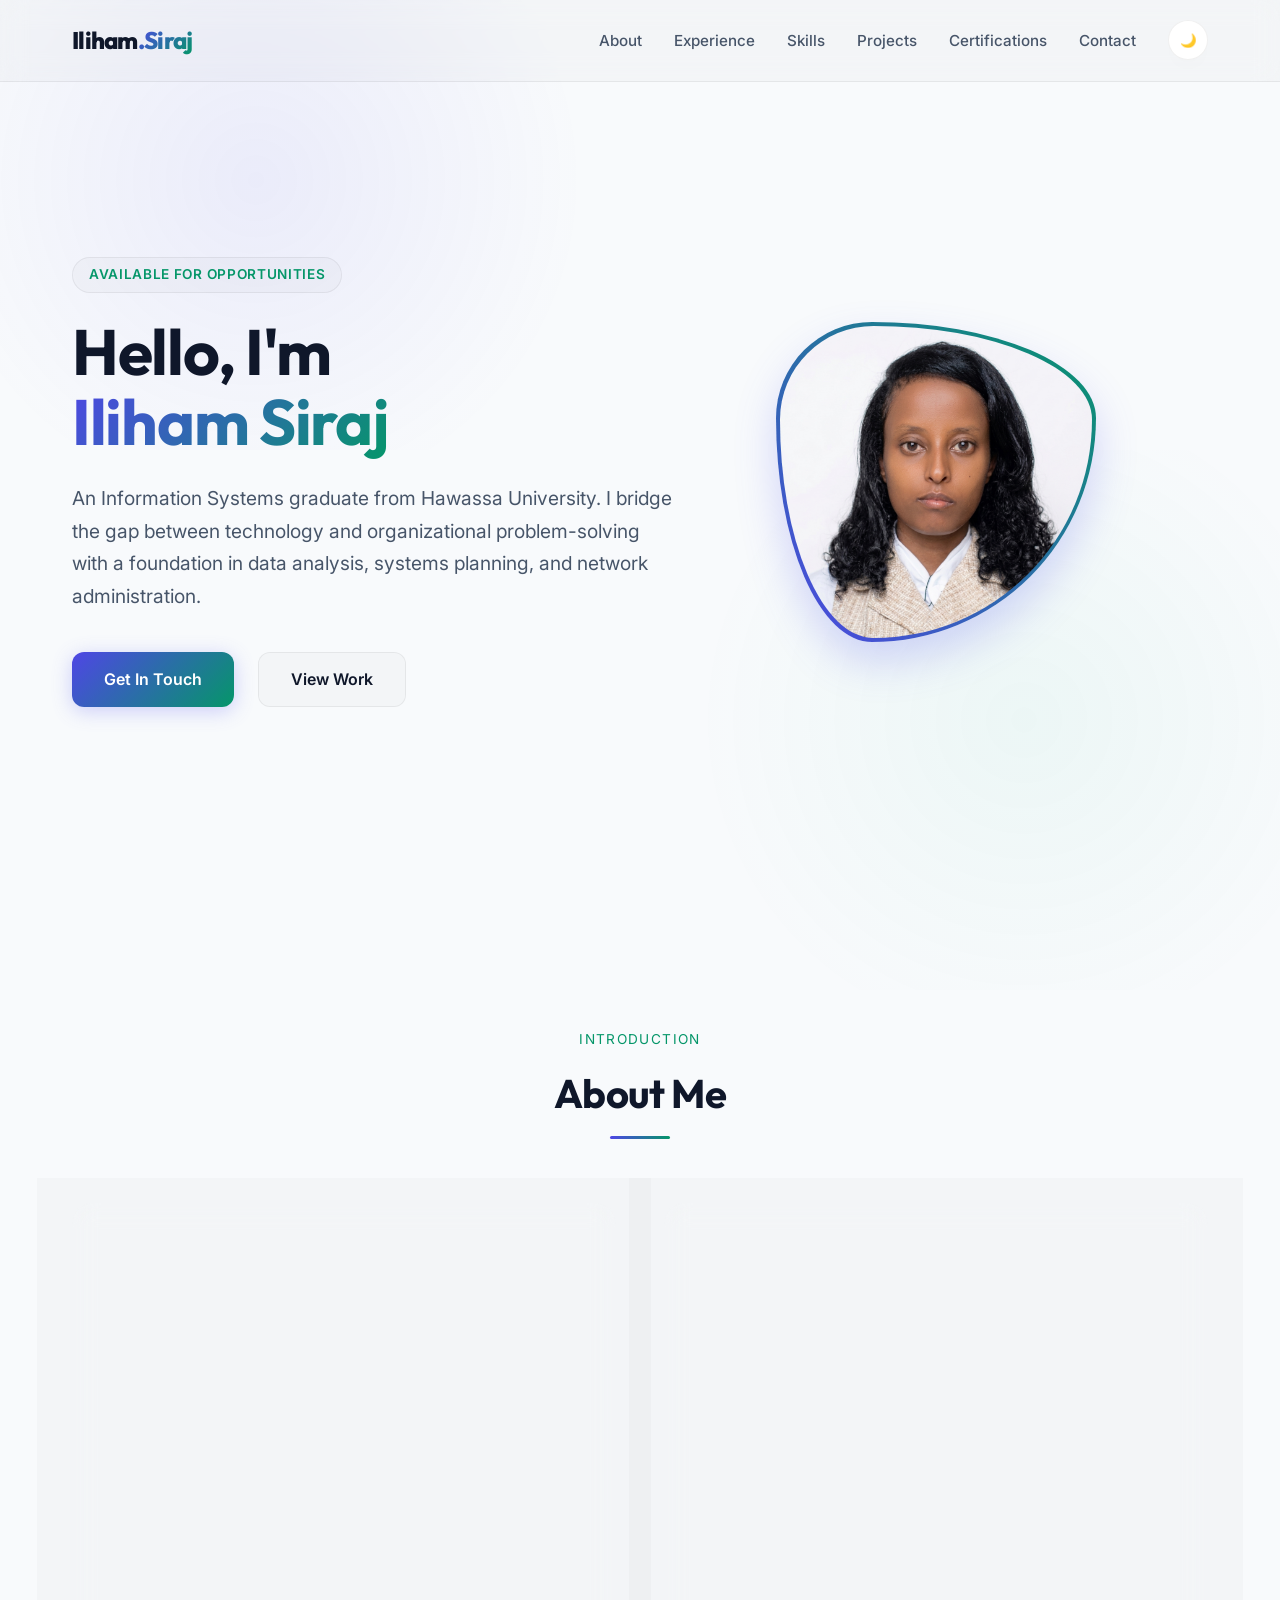
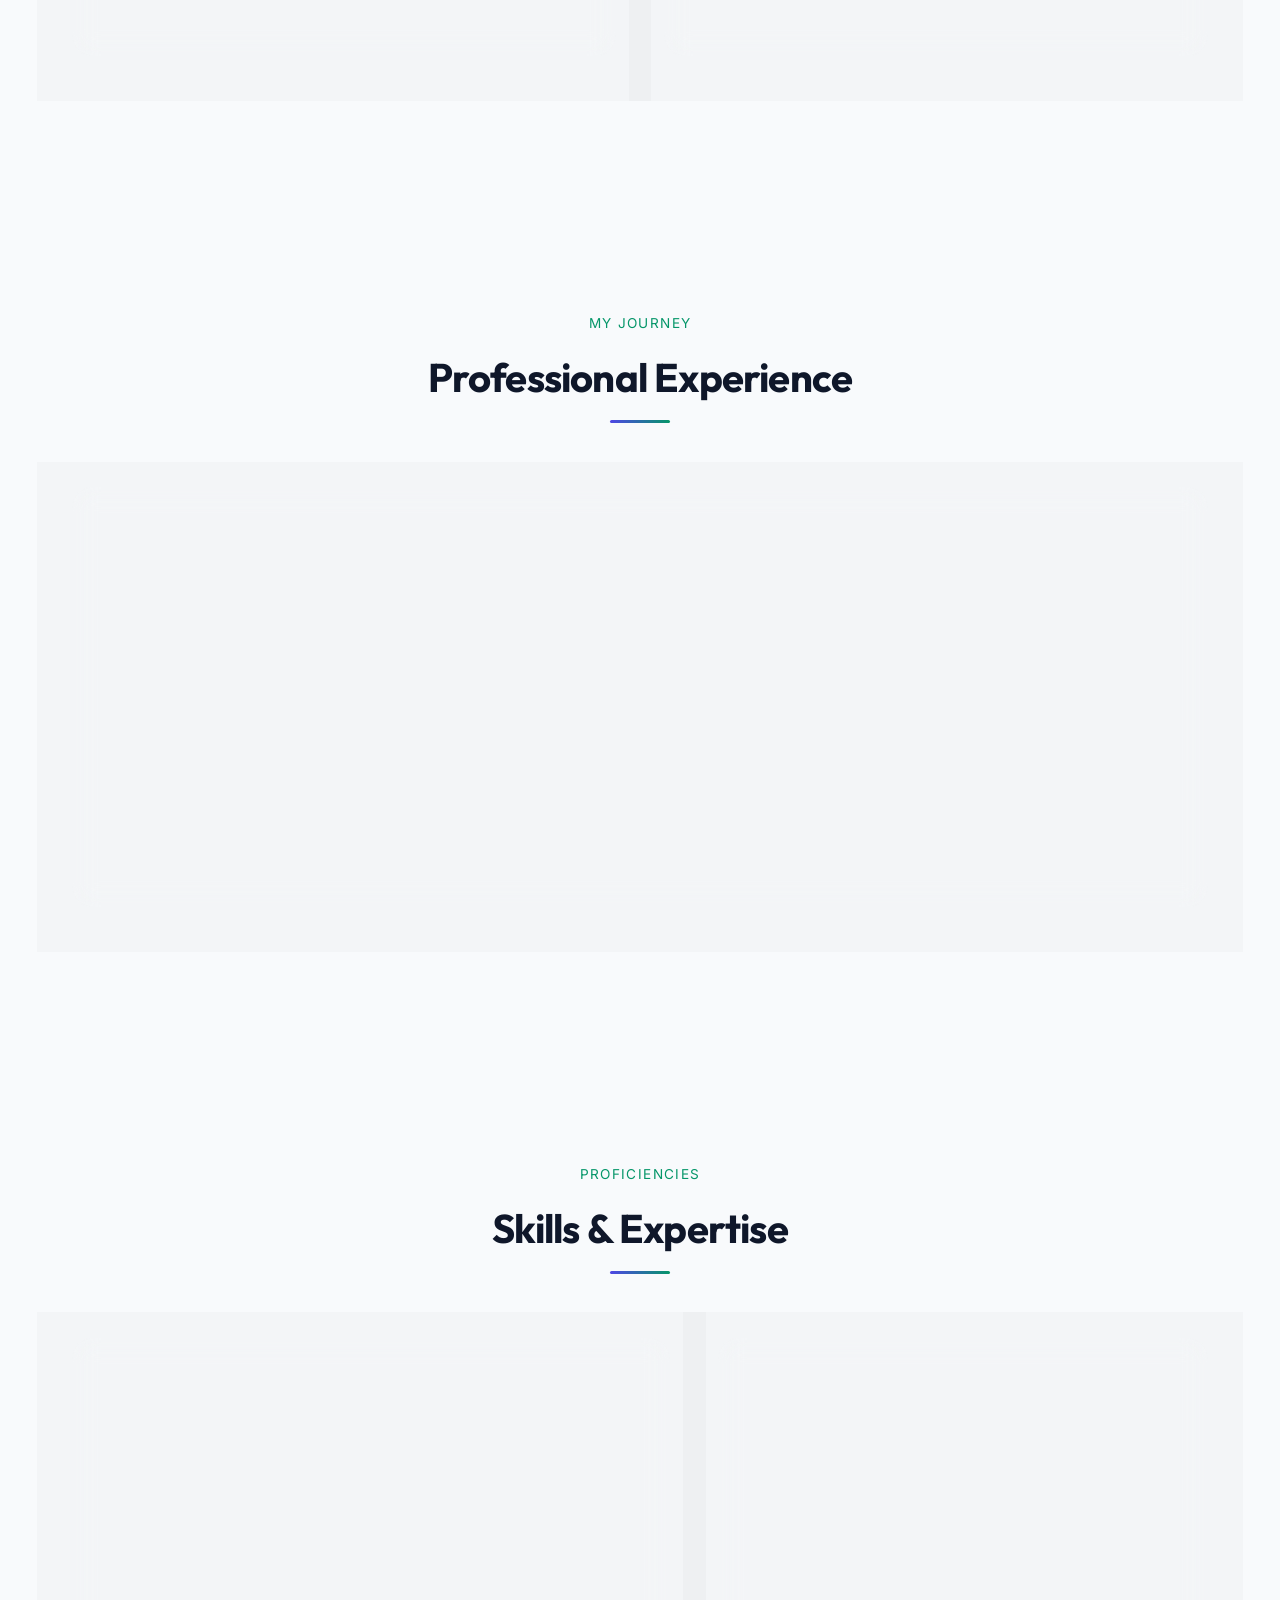
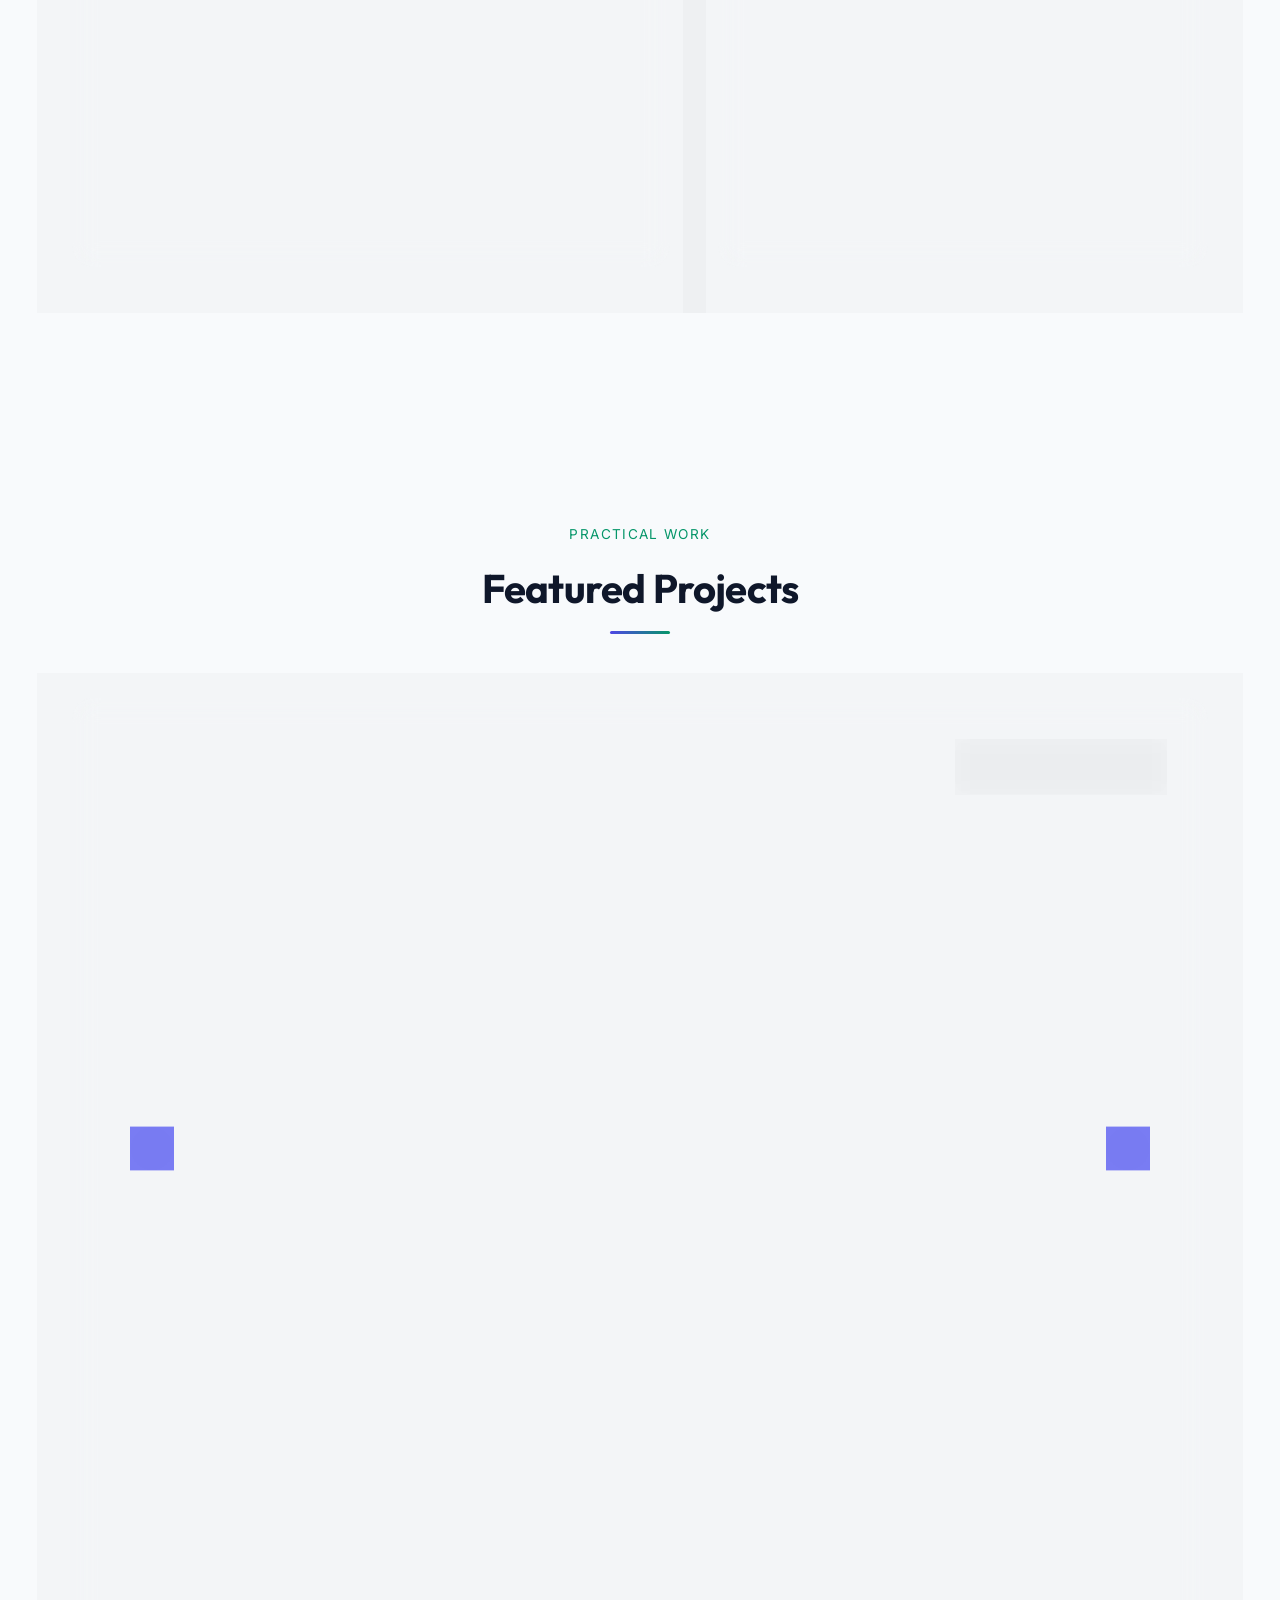
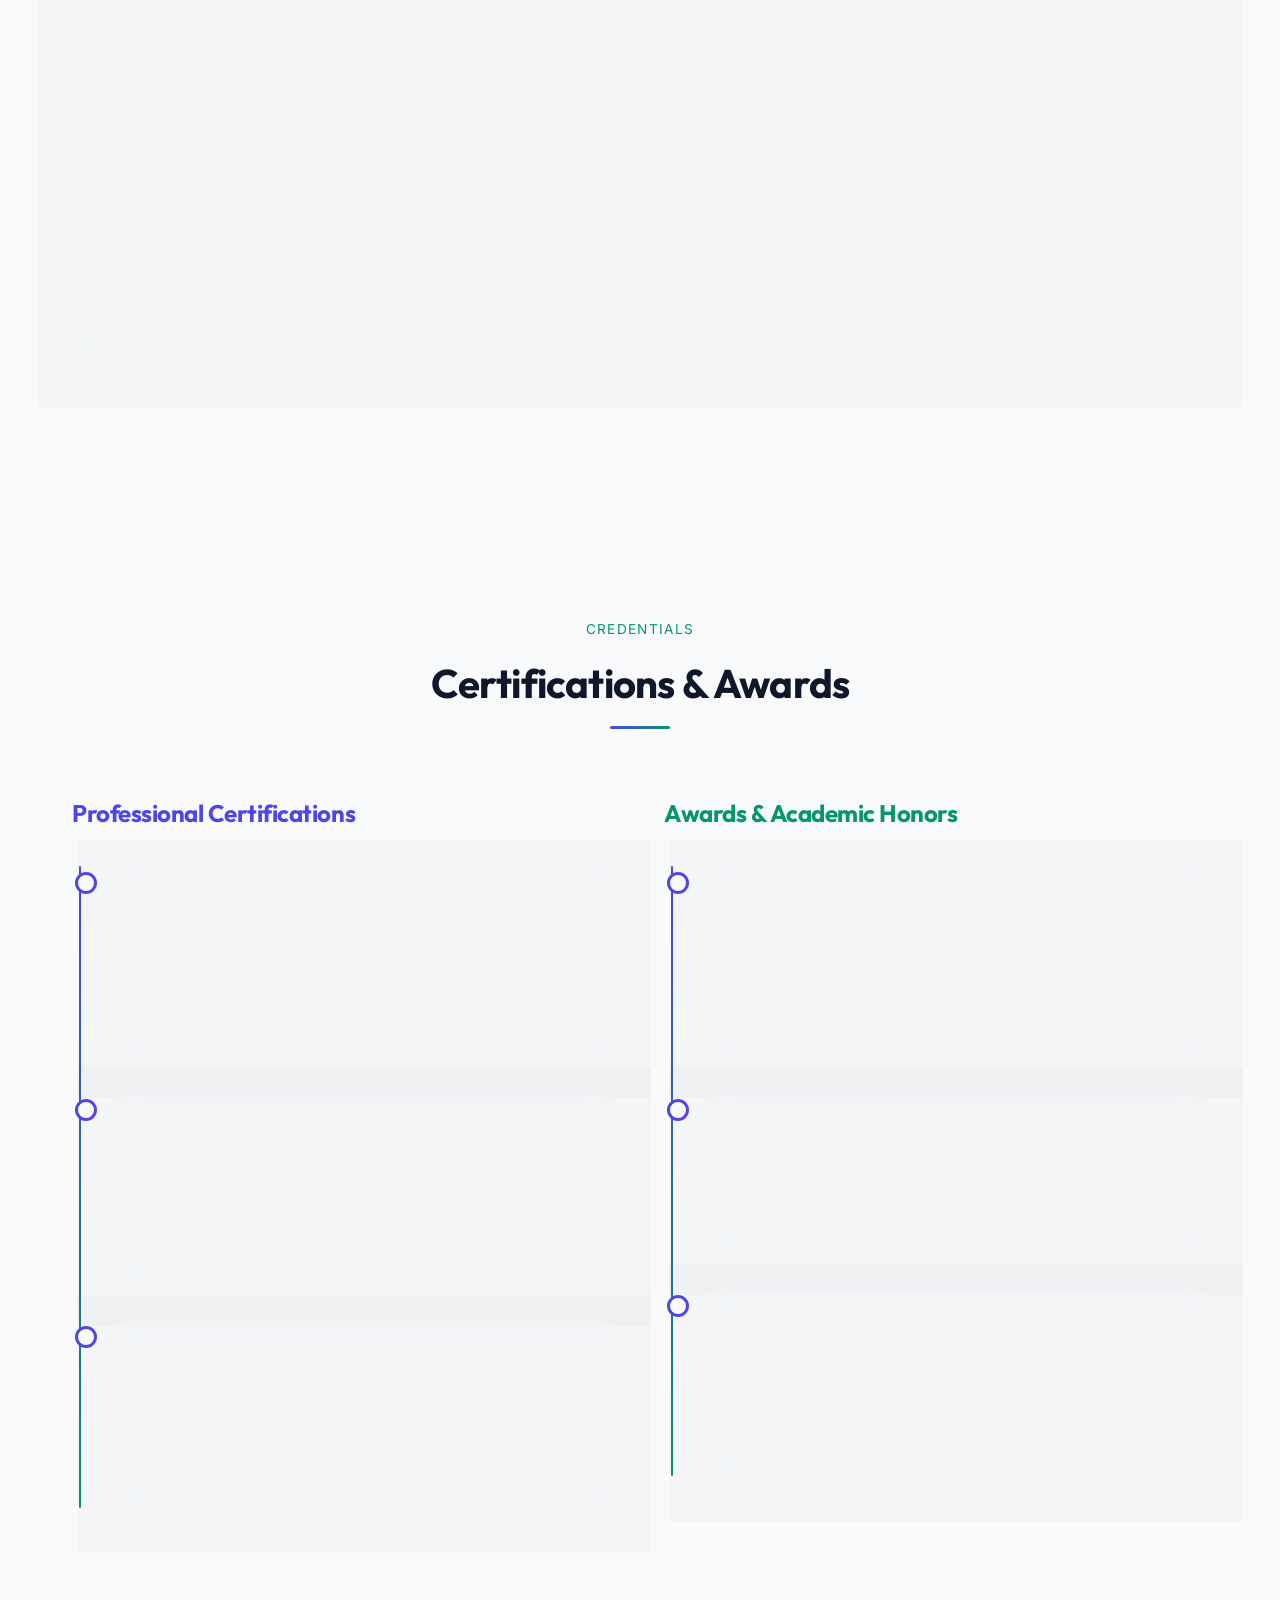
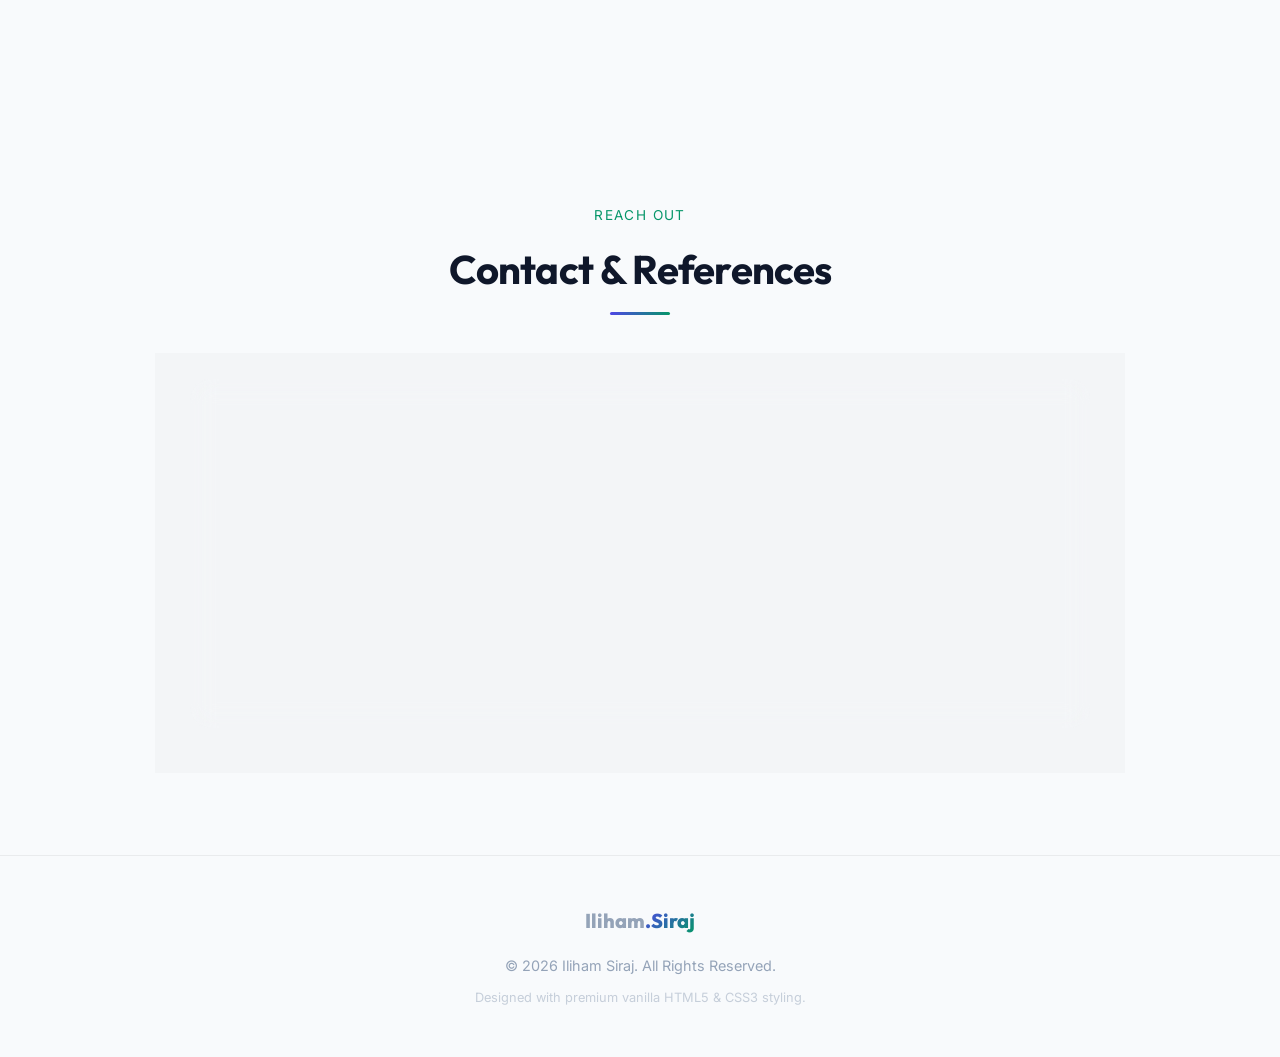
<file: index.html>
<!DOCTYPE html>
<html lang="en">
<head>
    <meta charset="UTF-8">
    <meta name="viewport" content="width=device-width, initial-scale=1.0">
    
    <!-- SEO Optimization -->
    <title>Iliham Siraj | BSc Information Systems Portfolio</title>
    <meta name="description" content="Professional portfolio of Ms. Iliham Siraj, Information Systems Graduate from Hawassa University. Showcasing expertise in Data Analysis, Network Configuration, and IT Project Management.">
    <meta name="keywords" content="Iliham Siraj, Information Systems, Hawassa University, Data Analysis, Network Engineer, Project Manager, Ethiopia">
    <meta name="author" content="Iliham Siraj">
    
    <!-- Open Graph Metadata (a11y & SEO Sharing) -->
    <meta property="og:title" content="Iliham Siraj | BSc Information Systems Portfolio">
    <meta property="og:description" content="Explore my portfolio showcasing data analysis, network architecture, project leadership, and certifications.">
    <meta property="og:type" content="website">
    <meta property="og:url" content="https://ilihamsiraj.github.io">
    <meta property="og:image" content="assets/profile.png">
    
    <!-- Premium Fonts -->
    <link rel="preconnect" href="https://fonts.googleapis.com">
    <link rel="preconnect" href="https://fonts.gstatic.com" crossorigin>
    <link href="https://fonts.googleapis.com/css2?family=Inter:wght@400;500;600&family=Outfit:wght@500;700;800&display=swap" rel="stylesheet">
    
    <!-- CSS Stylesheet -->
    <link rel="stylesheet" href="style.css">
</head>
<body>

    <!-- Subtle Background Glows -->
    <div class="bg-glow"></div>
    <div class="bg-glow-alt"></div>

    <!-- Navigation Header -->
    <header>
        <div class="nav-container">
            <a href="#" class="logo">Iliham<span class="gradient-text">.Siraj</span></a>
            <ul class="nav-links" id="nav-links">
                <li><a href="#about" class="active">About</a></li>
                <li><a href="#experience">Experience</a></li>
                <li><a href="#skills">Skills</a></li>
                <li><a href="#projects">Projects</a></li>
                <li><a href="#certifications">Certifications</a></li>
                <li><a href="#contact">Contact</a></li>
                <li>
                    <button class="theme-toggle-btn" id="theme-toggle" aria-label="Toggle Dark/Light Mode">☀️</button>
                </li>
            </ul>
            <button class="menu-btn" id="menu-btn" aria-label="Toggle Menu">☰</button>
        </div>
    </header>

    <!-- Hero Section -->
    <section class="hero" id="home">
        <div class="hero-grid">
            <div class="hero-content">
                <span class="hero-tag">Available for Opportunities</span>
                <h1>Hello, I'm <br><span class="gradient-text">Iliham Siraj</span></h1>
                <p class="hero-description">
                    An Information Systems graduate from Hawassa University. I bridge the gap between technology and organizational problem-solving with a foundation in data analysis, systems planning, and network administration.
                </p>
                <div class="hero-cta">
                    <a href="#contact" class="btn btn-primary">Get In Touch</a>
                    <a href="#experience" class="btn btn-secondary">View Work</a>
                </div>
            </div>
            
            <div class="hero-visual">
                <div class="blob-container">
                    <img src="assets/profile.png" alt="Iliham Siraj" class="profile-photo">
                </div>
            </div>
        </div>
    </section>

    <!-- About Section -->
    <section class="sec reveal" id="about">
        <div class="section-header">
            <span class="section-subtitle">Introduction</span>
            <h2 class="section-title">About Me</h2>
        </div>
        
        <div class="about-grid">
            <div class="glass-card">
                <h3>Who I Am</h3>
                <p style="margin-top: 1.5rem; color: var(--text-secondary);">
                    I am a motivated and detail-oriented Information Systems graduate with hands-on experience in web application full-stack development, project leadership, and data analysis. I have a proven ability to manage cross-functional teams and am skilled in translating technical knowledge into practical, real-world solutions.
                </p>
                <p style="margin-top: 1rem; color: var(--text-secondary);">
                    My strong foundation lies in JavaScript, Node.js, React, SQLite, and overall web development. I am eager to apply a blend of technical proficiency and organizational leadership in an entry-level Information Systems position to build reliable software architectures.
                </p>
            </div>
            
            <div class="glass-card about-details">
                <h3>Academic & General Details</h3>
                
                <div class="meta-info-grid">
                    <div class="meta-item">
                        <h4>Degree</h4>
                        <p>B.Sc. Information Systems</p>
                    </div>
                    <div class="meta-item">
                        <h4>University</h4>
                        <p>Hawassa University, HU-IOT</p>
                    </div>
                    <div class="meta-item">
                        <h4>Graduation Date</h4>
                        <p>June 2026</p>
                    </div>
                    <div class="meta-item">
                        <h4>Location</h4>
                        <p>Addis Ababa, Ethiopia</p>
                    </div>
                </div>
                
                <div style="border-top: 1px solid var(--border-color); padding-top: 1.5rem; margin-top: 1.5rem;">
                    <p style="font-style: italic; color: var(--text-muted); font-size: 0.95rem;">
                        "My objective is to apply technical proficiency and organizational leadership in a fast-paced environment to deliver impactful real-world solutions."
                    </p>
                </div>
            </div>
        </div>
    </section>

    <!-- Experience Section -->
    <section class="sec reveal" id="experience">
        <div class="section-header">
            <span class="section-subtitle">My Journey</span>
            <h2 class="section-title">Professional Experience</h2>
        </div>
        
        <div class="glass-card experience-tabs">
            <!-- Left Tab Column -->
            <div class="tab-list" role="tablist" aria-label="Professional Experience Tabs">
                <button class="tab-btn active" id="tab-fullstack" role="tab" aria-selected="true" aria-controls="fullstack" data-tab="fullstack" tabindex="0">
                    Full-Stack Developer
                    <span>May 2026</span>
                </button>
                <button class="tab-btn" id="tab-peace-project" role="tab" aria-selected="false" aria-controls="peace-project" data-tab="peace-project" tabindex="-1">
                    Peace Project Leader
                    <span>Jan 2024 – Feb 2025</span>
                </button>
                <button class="tab-btn" id="tab-cbe-intern" role="tab" aria-selected="false" aria-controls="cbe-intern" data-tab="cbe-intern" tabindex="-1">
                    Network & Hardware Intern
                    <span>Jun 2025 – Sep 2025</span>
                </button>
                <button class="tab-btn" id="tab-volunteer-hearts" role="tab" aria-selected="false" aria-controls="volunteer-hearts" data-tab="volunteer-hearts" tabindex="-1">
                    Volunteer Leader
                    <span>Jun 2023 – Nov 2025</span>
                </button>
            </div>
            
            <!-- Right Content Panels -->
            <div class="tab-content">
                <!-- Panel 1 -->
                <div class="tab-content-panel active" id="fullstack" role="tabpanel" aria-labelledby="tab-fullstack" tabindex="0">
                    <div class="exp-header">
                        <div>
                            <h3 class="exp-title">Full-Stack Developer</h3>
                            <span class="exp-org">Endekise Microfinance System</span>
                        </div>
                        <span class="exp-date">May 2026 | Graduation Project</span>
                    </div>
                    <ul class="exp-bullets">
                        <li>Designed and built a secure, full-stack digital banking web application to streamline client onboarding, loan management, and administrative tracking for Ethiopian financial institutions.</li>
                        <li>Developed a dual-portal architecture featuring a responsive client interface.</li>
                        <li>Built a centralized Admin Dashboard for managing branches, system users, and tracking real-time audit logs.</li>
                    </ul>
                </div>

                <!-- Panel 2 -->
                <div class="tab-content-panel" id="peace-project" role="tabpanel" aria-labelledby="tab-peace-project" tabindex="0">
                    <div class="exp-header">
                        <div>
                            <h3 class="exp-title">Peace Project Leader</h3>
                            <span class="exp-org">British Council & European Union Partnership</span>
                        </div>
                        <span class="exp-date">Jan 2024 – Feb 2025 | Hawassa, Ethiopia</span>
                    </div>
                    <ul class="exp-bullets">
                        <li>Secured €1,500 in grant funding for a peace-building initiative sponsored by the British Council and the European Union, competing successfully among student-led project proposals.</li>
                        <li>Managed the project as team lead, coordinating a student team through planning, execution, and delivery in Hawassa city.</li>
                    </ul>
                </div>
                
                <!-- Panel 3 -->
                <div class="tab-content-panel" id="cbe-intern" role="tabpanel" aria-labelledby="tab-cbe-intern" tabindex="0">
                    <div class="exp-header">
                        <div>
                            <h3 class="exp-title">Network and Hardware Engineer Intern</h3>
                            <span class="exp-org">Commercial Bank of Ethiopia (CBE) IT Department</span>
                        </div>
                        <span class="exp-date">Jun 2025 – Sep 2025 | Adama, Ethiopia</span>
                    </div>
                    <ul class="exp-bullets">
                        <li>Performed professional network cable management, local troubleshooting, and basic switch configuration to support daily branch network operations.</li>
                        <li>Supported network setup and configuration for a newly established branch, ensuring smooth integration into the bank's infrastructure.</li>
                    </ul>
                </div>
                
                <!-- Panel 4 -->
                <div class="tab-content-panel" id="volunteer-hearts" role="tabpanel" aria-labelledby="tab-volunteer-hearts" tabindex="0">
                    <div class="exp-header">
                        <div>
                            <h3 class="exp-title">Volunteer Leader</h3>
                            <span class="exp-org">Little Hearts Club, Hawassa University</span>
                        </div>
                        <span class="exp-date">Jun 2023 – Nov 2025 | Hawassa, Ethiopia</span>
                    </div>
                    <ul class="exp-bullets">
                        <li>Organized weekly educational and recreational activities for street children, fostering consistent community engagement.</li>
                        <li>Led campus donation drives, distributing 100+ essential items to community partners.</li>
                        <li>Strengthened leadership, coordination, and interpersonal skills through sustained volunteer involvement.</li>
                    </ul>
                </div>
            </div>
        </div>
    </section>

    <!-- Skills Section -->
    <section class="sec reveal" id="skills">
        <div class="section-header">
            <span class="section-subtitle">Proficiencies</span>
            <h2 class="section-title">Skills & Expertise</h2>
        </div>
        
        <div class="skills-wrapper">
            <!-- Tech Skills Grouped Chips -->
            <div class="glass-card">
                <h3 style="margin-bottom: 2rem;">Technical & Domain Skills</h3>
                
                <div style="display: grid; grid-template-columns: repeat(auto-fit, minmax(260px, 1fr)); gap: 2rem;">
                    <div>
                        <h4 style="color: var(--accent-start); font-size: 1.1rem; margin-bottom: 0.5rem; font-family: var(--font-heading);">Languages</h4>
                        <div class="skills-category-group">
                            <span class="skill-chip">Python</span>
                            <span class="skill-chip">Java</span>
                            <span class="skill-chip">JavaScript</span>
                            <span class="skill-chip">C++</span>
                        </div>
                    </div>
                    
                    <div>
                        <h4 style="color: var(--accent-end); font-size: 1.1rem; margin-bottom: 0.5rem; font-family: var(--font-heading);">Front-End & Mobile</h4>
                        <div class="skills-category-group">
                            <span class="skill-chip">React</span>
                            <span class="skill-chip">HTML & CSS</span>
                            <span class="skill-chip">Flutter</span>
                            <span class="skill-chip">Android/Java</span>
                        </div>
                    </div>

                    <div>
                        <h4 style="color: var(--accent-start); font-size: 1.1rem; margin-bottom: 0.5rem; font-family: var(--font-heading);">Back-End & Tools</h4>
                        <div class="skills-category-group">
                            <span class="skill-chip">Node.js</span>
                            <span class="skill-chip">SQLite & PostgreSQL</span>
                            <span class="skill-chip">MongoDB</span>
                            <span class="skill-chip">Git & GitHub</span>
                            <span class="skill-chip">GitLab</span>
                        </div>
                    </div>
                </div>
            </div>
            
            <!-- Soft Skills badges -->
            <div class="glass-card" style="display: flex; flex-direction: column; justify-content: space-between;">
                <h3 style="margin-bottom: 1.5rem;">Core Professional Qualities</h3>
                
                <div class="soft-skills-grid">
                    <div class="soft-skill-badge">Project Management</div>
                    <div class="soft-skill-badge">Risk Mitigation</div>
                    <div class="soft-skill-badge">Team Collaboration</div>
                    <div class="soft-skill-badge">Problem-Solving</div>
                    <div class="soft-skill-badge">Clear Communication</div>
                    <div class="soft-skill-badge">Rapid Adaptability</div>
                </div>
                
                <p style="margin-top: 1.5rem; font-size: 0.9rem; color: var(--text-muted); text-align: center;">
                    Dual-language capability: English (Professional Working) & Amharic (Native)
                </p>
            </div>
        </div>
    </section>

    <!-- Projects Section -->
    <section class="sec reveal" id="projects">
        <div class="section-header">
            <span class="section-subtitle">Practical Work</span>
            <h2 class="section-title">Featured Projects</h2>
        </div>

        <div class="project-card glass-card">
            <!-- Top Row: Title + Links -->
            <div class="project-header">
                <div>
                    <span class="cert-badge badge-green" style="margin-bottom: 1rem;">Graduation Project</span>
                    <h3 class="project-title">Edekise Microfinance Platform</h3>
                    <p class="project-subtitle">Full-Stack Web Application &nbsp;|&nbsp; Digital Banking &nbsp;|&nbsp; Ethiopia</p>
                </div>
                <a href="https://github.com/Eluu25/project-section-25" target="_blank" rel="noopener noreferrer" class="btn btn-secondary project-github-btn">
                    <svg xmlns="http://www.w3.org/2000/svg" width="18" height="18" viewBox="0 0 24 24" fill="currentColor" style="margin-right:0.5rem;"><path d="M12 0C5.37 0 0 5.37 0 12c0 5.31 3.435 9.795 8.205 11.385.6.105.825-.255.825-.57 0-.285-.015-1.23-.015-2.235-3.015.555-3.795-.735-4.035-1.41-.135-.345-.72-1.41-1.23-1.695-.42-.225-1.02-.78-.015-.795.945-.015 1.62.87 1.845 1.23 1.08 1.815 2.805 1.305 3.495.99.105-.78.42-1.305.765-1.605-2.67-.3-5.46-1.335-5.46-5.925 0-1.305.465-2.385 1.23-3.225-.12-.3-.54-1.53.12-3.18 0 0 1.005-.315 3.3 1.23.96-.27 1.98-.405 3-.405s2.04.135 3 .405c2.295-1.56 3.3-1.23 3.3-1.23.66 1.65.24 2.88.12 3.18.765.84 1.23 1.905 1.23 3.225 0 4.605-2.805 5.625-5.475 5.925.435.375.81 1.095.81 2.22 0 1.605-.015 2.895-.015 3.3 0 .315.225.69.825.57A12.02 12.02 0 0 0 24 12c0-6.63-5.37-12-12-12z"/></svg>
                    View on GitHub
                </a>
            </div>

            <!-- Screenshot Carousel -->
            <div class="project-carousel" id="project-carousel">
                <div class="project-slides" id="project-slides">
                    <div class="project-slide">
                        <img src="assets/Screenshot 2026-07-08 150428.png" alt="Edekise Microfinance - Client Portal Hero" class="project-screenshot">
                        <span class="slide-label">Client Portal — Hero &amp; Stats</span>
                    </div>
                    <div class="project-slide">
                        <img src="assets/Screenshot 2026-07-08 150824.png" alt="Edekise Microfinance - Secure Sign In" class="project-screenshot">
                        <span class="slide-label">Secure Sign-In — 256-bit SSL Encrypted</span>
                    </div>
                    <div class="project-slide">
                        <img src="assets/Screenshot 2026-07-08 151406.png" alt="Edekise Microfinance - Admin Dashboard" class="project-screenshot">
                        <span class="slide-label">Admin Dashboard — Audit Logs &amp; Branch Management</span>
                    </div>
                </div>
                <!-- Controls -->
                <button class="carousel-btn carousel-prev" id="carousel-prev" aria-label="Previous slide">&#8592;</button>
                <button class="carousel-btn carousel-next" id="carousel-next" aria-label="Next slide">&#8594;</button>
                <!-- Dots -->
                <div class="carousel-dots" id="carousel-dots">
                    <button class="carousel-dot active" data-slide="0" aria-label="Slide 1"></button>
                    <button class="carousel-dot" data-slide="1" aria-label="Slide 2"></button>
                    <button class="carousel-dot" data-slide="2" aria-label="Slide 3"></button>
                </div>
            </div>

            <!-- Description + Tech Stack -->
            <div class="project-body">
                <div class="project-description">
                    <h4 style="margin-bottom: 1rem; font-size: 1.1rem; color: var(--text-secondary); text-transform: uppercase; letter-spacing: 0.05em;">Overview</h4>
                    <p style="color: var(--text-secondary); line-height: 1.85; font-size: 1rem;">
                        Edekise Microfinance is my graduation final project, featuring a secure full-stack web application designed to streamline digital banking, client onboarding, and loan management for financial institutions in Ethiopia. The platform includes a responsive user portal for clients alongside a centralized Admin Dashboard for managing branches, tracking real-time audit logs, and overseeing system users. Developed with institutional standards in mind, it incorporates bank-grade 256-bit SSL encryption and protected sessions to ensure robust security and data integrity.
                    </p>
                    <div class="project-highlights">
                        <div class="highlight-item">
                            <span class="highlight-icon">🏦</span>
                            <span>Digital banking &amp; loan management</span>
                        </div>
                        <div class="highlight-item">
                            <span class="highlight-icon">🔐</span>
                            <span>256-bit SSL encryption &amp; protected sessions</span>
                        </div>
                        <div class="highlight-item">
                            <span class="highlight-icon">📊</span>
                            <span>Real-time audit logs &amp; branch oversight</span>
                        </div>
                        <div class="highlight-item">
                            <span class="highlight-icon">🌍</span>
                            <span>Built for Ethiopian financial institutions</span>
                        </div>
                    </div>
                </div>
                <div class="project-tech">
                    <h4 style="margin-bottom: 1rem; font-size: 1.1rem; color: var(--text-secondary); text-transform: uppercase; letter-spacing: 0.05em;">Tech Stack</h4>
                    <div class="skills-category-group">
                        <span class="skill-chip">HTML &amp; CSS</span>
                        <span class="skill-chip">JavaScript</span>
                        <span class="skill-chip">PHP / Laravel</span>
                        <span class="skill-chip">MySQL</span>
                        <span class="skill-chip">REST API</span>
                        <span class="skill-chip">SSL / HTTPS</span>
                        <span class="skill-chip">Admin Dashboard</span>
                        <span class="skill-chip">Role-Based Access</span>
                    </div>
                </div>
            </div>
        </div>
    </section>

    <!-- Certifications Section -->
    <section class="sec reveal" id="certifications">
        <div class="section-header">
            <span class="section-subtitle">Credentials</span>
            <h2 class="section-title">Certifications & Awards</h2>
        </div>
        
        <div class="timeline-grid">
            <!-- Left Column: Professional Certifications -->
            <div>
                <h3 style="margin-bottom: 2rem; color: var(--accent-start); font-family: var(--font-heading); font-size: 1.5rem;">Professional Certifications</h3>
                <div class="timeline-container">
                    <!-- Timeline Item 1 -->
                    <div class="timeline-item">
                        <div class="timeline-content">
                            <div class="timeline-info">
                                <span class="cert-badge badge-blue">Technology</span>
                                <h3 class="cert-title">Data Analysis Fundamentals</h3>
                                <span class="cert-issuer">Udacity Academy</span>
                                <a href="assets/DS.certificate.pdf" target="_blank" class="cert-link">View Certificate ↗</a>
                            </div>
                            <span class="cert-date">Jan 2026</span>
                        </div>
                    </div>
                    
                    <!-- Timeline Item 2 -->
                    <div class="timeline-item">
                        <div class="timeline-content">
                            <div class="timeline-info">
                                <span class="cert-badge badge-purple">Intelligence</span>
                                <h3 class="cert-title">Artificial Intelligence Fundamentals</h3>
                                <span class="cert-issuer">Udacity Academy</span>
                                <a href="assets/AI. certificate.pdf" target="_blank" class="cert-link">View Certificate ↗</a>
                            </div>
                            <span class="cert-date">Jan 2026</span>
                        </div>
                    </div>
                    
                    <!-- Timeline Item 3 -->
                    <div class="timeline-item">
                        <div class="timeline-content">
                            <div class="timeline-info">
                                <span class="cert-badge badge-blue">Career Skills</span>
                                <h3 class="cert-title">Gig Economy Framework</h3>
                                <span class="cert-issuer">Gebeya Platform</span>
                                <a href="assets/ኢሊሃም ሲራጅ_Certificate.pdf" target="_blank" class="cert-link">View Certificate ↗</a>
                            </div>
                            <span class="cert-date">Nov 2025</span>
                        </div>
                    </div>
                </div>
            </div>
            
            <!-- Right Column: Academic Awards & Honors -->
            <div>
                <h3 style="margin-bottom: 2rem; color: var(--accent-end); font-family: var(--font-heading); font-size: 1.5rem;">Awards & Academic Honors</h3>
                <div class="timeline-container">
                    <!-- Timeline Item 1 -->
                    <div class="timeline-item">
                        <div class="timeline-content">
                            <div class="timeline-info">
                                <span class="cert-badge badge-purple">Academic</span>
                                <h3 class="cert-title">Certificate of Academic Achievement</h3>
                                <span class="cert-issuer">Hawassa University</span>
                                <a href="assets/Document 9.pdf" target="_blank" class="cert-link">View Certificate ↗</a>
                            </div>
                            <span class="cert-date">Mar 2026</span>
                        </div>
                    </div>
                    <!-- Timeline Item 2 -->
                    <div class="timeline-item">
                        <div class="timeline-content">
                            <div class="timeline-info">
                                <span class="cert-badge badge-green">Appreciation</span>
                                <h3 class="cert-title">Certificate of Achievement</h3>
                                <span class="cert-issuer">PCIC Initiative</span>
                            </div>
                            <span class="cert-date">Nov 2025</span>
                        </div>
                    </div>

                    <!-- Timeline Item 3 -->
                    <div class="timeline-item">
                        <div class="timeline-content">
                            <div class="timeline-info">
                                <span class="cert-badge badge-green">Leadership</span>
                                <h3 class="cert-title">Peace Project Leader</h3>
                                <span class="cert-issuer">British Council & EUPE</span>
                                <a href="assets/Document 8 (2).pdf" target="_blank" class="cert-link">View Certificate ↗</a>
                            </div>
                            <span class="cert-date">Dec 2024</span>
                        </div>
                    </div>
                </div>
            </div>
        </div>
    </section>

    <!-- Contact Section -->
    <section class="sec reveal" id="contact">
        <div class="section-header">
            <span class="section-subtitle">Reach Out</span>
            <h2 class="section-title">Contact & References</h2>
        </div>
        
        <div class="contact-grid">
            <div class="glass-card contact-info-panel">
                <div class="contact-card-grid">
                    <!-- Left Column: Contact Methods -->
                    <div>
                        <h3 style="margin-bottom: 2rem;">Contact Information</h3>
                        
                        <div class="contact-method">
                            <div class="contact-icon">✉</div>
                            <div class="contact-details">
                                <h4>Email Address</h4>
                                <p><a href="mailto:elihamsiraj369@gmail.com" class="gradient-text">elihamsiraj369@gmail.com</a></p>
                            </div>
                        </div>
                        
                        <div class="contact-method" style="margin-top: 1.5rem;">
                            <div class="contact-icon">📞</div>
                            <div class="contact-details">
                                <h4>Phone Number</h4>
                                <p><a href="tel:+251906323353">+(251) 906 323 353</a></p>
                            </div>
                        </div>
                        
                        <div class="contact-method" style="margin-top: 1.5rem;">
                            <div class="contact-icon">📍</div>
                            <div class="contact-details">
                                <h4>Location</h4>
                                <p>Addis Ababa, Ethiopia</p>
                            </div>
                        </div>
                    </div>
                    
                    <!-- Right Column: References -->
                    <div class="contact-references-col">
                        <h3 style="margin-bottom: 2rem;">Key References</h3>
                        <div style="margin-bottom: 1.5rem;">
                            <p style="font-size: 1.05rem; font-weight: 700;">Mr. Mekonnen Kassye Shiferaw</p>
                            <p style="font-size: 0.85rem; color: var(--text-secondary); margin-bottom: 0.25rem;">Head of Information System Dept, Hawassa University</p>
                            <p style="font-size: 0.9rem;"><a href="mailto:mekonnenkassye19@gmail.com" class="gradient-text">mekonnenkassye19@gmail.com</a> | +251919542977</p>
                        </div>
                        <div>
                            <p style="font-size: 1.05rem; font-weight: 700;">Mr. Debrework Debebe</p>
                            <p style="font-size: 0.85rem; color: var(--text-secondary); margin-bottom: 0.25rem;">EUPE Project Coordinator, Hawassa University</p>
                            <p style="font-size: 0.9rem; color: var(--text-muted);">debreworkdebebe.hu.edu.et</p>
                        </div>
                    </div>
                </div>
            </div>
        </div>
    </section>

    <!-- Footer -->
    <footer>
        <div class="footer-logo">Iliham<span class="gradient-text">.Siraj</span></div>
        <p>&copy; 2026 Iliham Siraj. All Rights Reserved.</p>
        <p style="font-size: 0.8rem; margin-top: 0.5rem; opacity: 0.5;">Designed with premium vanilla HTML5 & CSS3 styling.</p>
    </footer>

    <!-- Client Script -->
    <script src="script.js"></script>
</body>
</html>
</file>
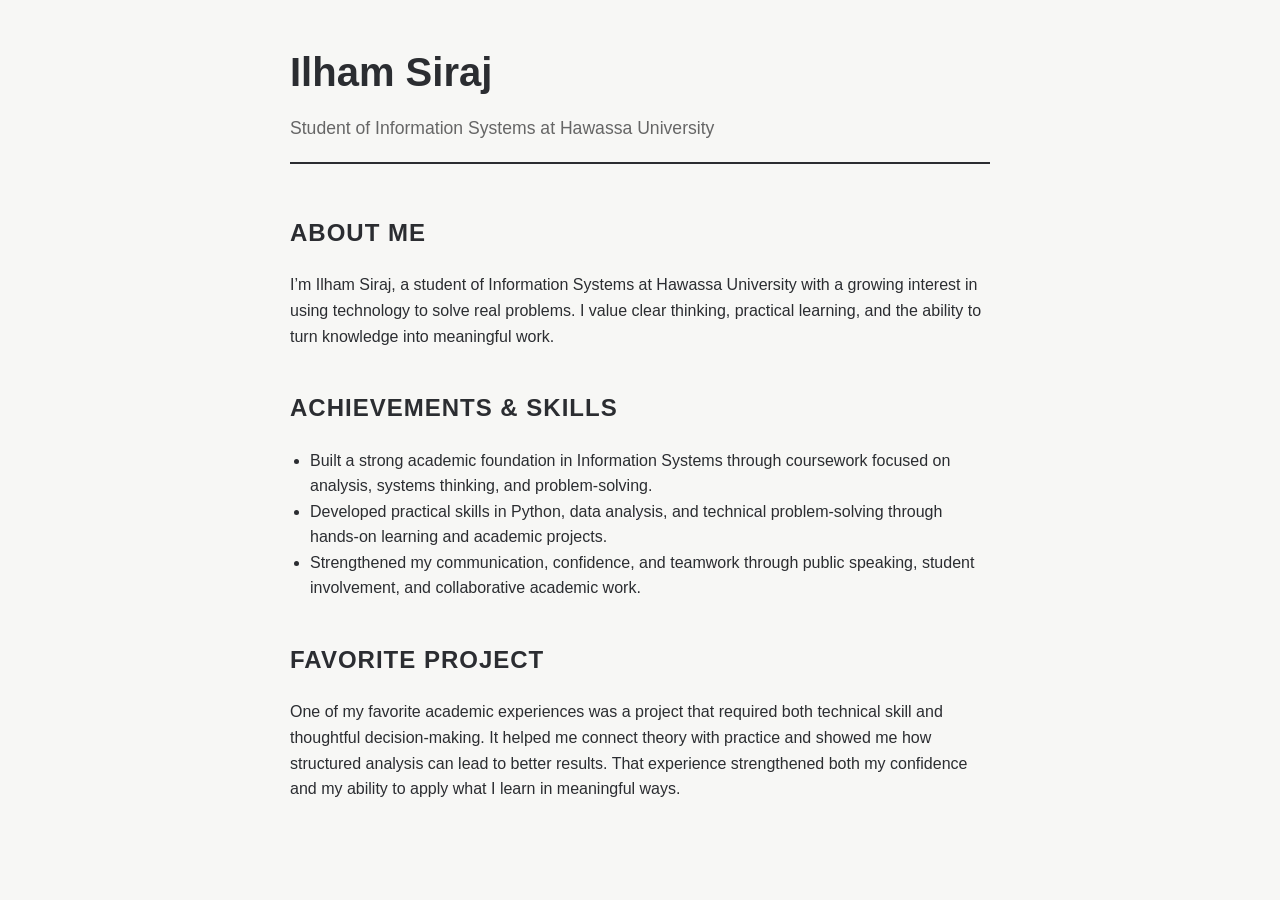
<file: Untitled-1.html>
<!DOCTYPE html>
<html lang="en">
<head>
    <meta charset="UTF-8">
    <meta name="viewport" content="width=device-width, initial-scale=1.0">
    <title>My Academic Portfolio</title>
    <style>
        /* Modern Journal Minimalist Styles */
        body {
            font-family: 'Helvetica Neue', Arial, sans-serif;
            background-color: #F7F7F5; /* Soft Off-White */
            color: #2B2D31; /* Deep Charcoal */
            line-height: 1.6;
            margin: 0;
            padding: 40px 20px;
        }
        .container {
            max-width: 700px;
            margin: 0 auto;
        }
        header {
            margin-bottom: 50px;
            border-bottom: 2px solid #2B2D31;
            padding-bottom: 20px;
        }
        h1 { font-size: 2.5rem; margin: 0 0 10px 0; }
        .subtitle { font-size: 1.1rem; color: #666; margin: 0; }
        
        section { margin-bottom: 40px; }
        h2 { font-size: 1.5rem; text-transform: uppercase; letter-spacing: 1px; }
        
        .timeline-item {
            display: flex;
            margin-bottom: 20px;
        }
        .year { width: 100px; font-weight: bold; color: #1B263B; } /* Ink Navy Accent */
        .details { flex: 1; }
        .school-name { font-weight: bold; margin: 0; }
        .degree { italic; margin: 2px 0; color: #555; }
        ul { margin: 5px 0 0 0; padding-left: 20px; }
    </style>
</head>
<body>

    <div class="container">
        <header>
            <h1>Ilham Siraj</h1>
            <p class="subtitle">Student of Information Systems at Hawassa University</p>
        </header>

        <section id="about">
            <h2>About Me</h2>
            <p>I’m Ilham Siraj, a student of Information Systems at Hawassa University with a growing interest in using technology to solve real problems. I value clear thinking, practical learning, and the ability to turn knowledge into meaningful work.</p>
        </section>

        <section id="skills">
            <h2>Achievements & Skills</h2>
            <ul>
                <li>Built a strong academic foundation in Information Systems through coursework focused on analysis, systems thinking, and problem-solving.</li>
                <li>Developed practical skills in Python, data analysis, and technical problem-solving through hands-on learning and academic projects.</li>
                <li>Strengthened my communication, confidence, and teamwork through public speaking, student involvement, and collaborative academic work.</li>
            </ul>
        </section>

        <section id="project">
            <h2>Favorite Project</h2>
            <p>One of my favorite academic experiences was a project that required both technical skill and thoughtful decision-making. It helped me connect theory with practice and showed me how structured analysis can lead to better results. That experience strengthened both my confidence and my ability to apply what I learn in meaningful ways.</p>
        </section>
    </div>

</body>
</html>
</file>
<file: style.css>
/* Global Variables & Theme Config */
:root {
    /* Color Palette - Dark Mode (Default) */
    --bg-primary: #0a0e17;
    --bg-secondary: #111827;
    --bg-card: rgba(255, 255, 255, 0.03);
    --border-color: rgba(255, 255, 255, 0.07);
    --text-primary: #f3f4f6;
    --text-secondary: #9ca3af;
    --text-muted: #6b7280;
    --accent-start: #6366f1; /* Indigo */
    --accent-end: #10b981;   /* Emerald */
    --accent-glow: rgba(99, 102, 241, 0.15);
    
    /* Layout Tokens */
    --font-heading: 'Outfit', sans-serif;
    --font-body: 'Inter', sans-serif;
    --shadow-premium: 0 10px 30px -10px rgba(0, 0, 0, 0.5);
    --transition-smooth: all 0.4s cubic-bezier(0.16, 1, 0.3, 1);
    --glass-blur: blur(12px);
}

[data-theme="light"] {
    /* Color Palette - Light Mode */
    --bg-primary: #f8fafc;
    --bg-secondary: #ffffff;
    --bg-card: rgba(0, 0, 0, 0.02);
    --border-color: rgba(0, 0, 0, 0.06);
    --text-primary: #0f172a;
    --text-secondary: #475569;
    --text-muted: #94a3b8;
    --accent-start: #4f46e5;
    --accent-end: #059669;
    --accent-glow: rgba(79, 70, 229, 0.08);
    --shadow-premium: 0 10px 30px -10px rgba(0, 0, 0, 0.08);
}

/* Reset & Base Styles */
* {
    margin: 0;
    padding: 0;
    box-sizing: border-box;
}

html {
    scroll-behavior: smooth;
    font-size: 16px;
}

body {
    background-color: var(--bg-primary);
    color: var(--text-primary);
    font-family: var(--font-body);
    line-height: 1.7;
    overflow-x: hidden;
    transition: background-color 0.3s ease, color 0.3s ease;
}

/* Background Gradients */
.bg-glow {
    position: fixed;
    top: -10%;
    left: -10%;
    width: 60%;
    height: 60%;
    background: radial-gradient(circle, var(--accent-glow) 0%, transparent 70%);
    z-index: -1;
    pointer-events: none;
}

.bg-glow-alt {
    position: fixed;
    bottom: -10%;
    right: -10%;
    width: 60%;
    height: 60%;
    background: radial-gradient(circle, rgba(16, 185, 129, 0.05) 0%, transparent 70%);
    z-index: -1;
    pointer-events: none;
}

/* Typography & Links */
h1, h2, h3, h4 {
    font-family: var(--font-heading);
    font-weight: 700;
    letter-spacing: -0.02em;
}

a {
    color: inherit;
    text-decoration: none;
    transition: var(--transition-smooth);
}

.gradient-text {
    background: linear-gradient(135deg, var(--accent-start) 0%, var(--accent-end) 100%);
    -webkit-background-clip: text;
    -webkit-text-fill-color: transparent;
}

/* Header & Nav */
header {
    position: fixed;
    top: 0;
    left: 0;
    width: 100%;
    z-index: 100;
    background: var(--bg-card);
    backdrop-filter: var(--glass-blur);
    -webkit-backdrop-filter: var(--glass-blur);
    border-bottom: 1px solid var(--border-color);
    transition: var(--transition-smooth);
}

.nav-container {
    max-width: 1200px;
    margin: 0 auto;
    padding: 1.25rem 2rem;
    display: flex;
    justify-content: space-between;
    align-items: center;
}

.logo {
    font-size: 1.5rem;
    font-weight: 800;
    letter-spacing: -0.03em;
    font-family: var(--font-heading);
}

.nav-links {
    display: flex;
    gap: 2rem;
    list-style: none;
    align-items: center;
}

.nav-links a {
    font-size: 0.95rem;
    font-weight: 500;
    color: var(--text-secondary);
    position: relative;
    padding: 0.25rem 0;
}

.nav-links a::after {
    content: '';
    position: absolute;
    bottom: 0;
    left: 0;
    width: 0;
    height: 2px;
    background: linear-gradient(90deg, var(--accent-start), var(--accent-end));
    transition: var(--transition-smooth);
}

.nav-links a:hover {
    color: var(--text-primary);
}

.nav-links a:hover::after,
.nav-links a.active::after {
    width: 100%;
}

.theme-toggle-btn {
    background: var(--bg-secondary);
    border: 1px solid var(--border-color);
    color: var(--text-primary);
    cursor: pointer;
    width: 40px;
    height: 40px;
    border-radius: 50%;
    display: flex;
    align-items: center;
    justify-content: center;
    transition: var(--transition-smooth);
    box-shadow: var(--shadow-premium);
}

.theme-toggle-btn:hover {
    transform: scale(1.1);
    border-color: var(--accent-start);
}

/* Hero Section */
.hero {
    min-height: 100vh;
    display: flex;
    align-items: center;
    padding: 8rem 2rem 4rem 2rem;
    max-width: 1200px;
    margin: 0 auto;
}

.hero-grid {
    display: grid;
    grid-template-columns: 1.2fr 0.8fr;
    gap: 4rem;
    align-items: center;
}

.hero-tag {
    display: inline-block;
    padding: 0.35rem 1rem;
    background: var(--bg-card);
    border: 1px solid var(--border-color);
    border-radius: 9999px;
    font-size: 0.85rem;
    font-weight: 600;
    letter-spacing: 0.05em;
    text-transform: uppercase;
    margin-bottom: 1.5rem;
    color: var(--accent-end);
    animation: fadeInDown 0.8s ease;
}

.hero h1 {
    font-size: 4rem;
    line-height: 1.1;
    margin-bottom: 1.5rem;
    animation: fadeInUp 0.8s ease 0.1s both;
}

.hero-description {
    font-size: 1.2rem;
    color: var(--text-secondary);
    margin-bottom: 2.5rem;
    max-width: 600px;
    animation: fadeInUp 0.8s ease 0.2s both;
}

.hero-cta {
    display: flex;
    gap: 1.5rem;
    animation: fadeInUp 0.8s ease 0.3s both;
}

.btn {
    display: inline-flex;
    align-items: center;
    justify-content: center;
    padding: 0.8rem 2rem;
    border-radius: 12px;
    font-weight: 600;
    font-size: 1rem;
    cursor: pointer;
    transition: var(--transition-smooth);
}

.btn-primary {
    background: linear-gradient(135deg, var(--accent-start) 0%, var(--accent-end) 100%);
    color: white;
    box-shadow: 0 4px 20px rgba(99, 102, 241, 0.3);
}

.btn-primary:hover {
    transform: translateY(-3px);
    box-shadow: 0 6px 24px rgba(99, 102, 241, 0.45);
}

.btn-secondary {
    background: var(--bg-card);
    border: 1px solid var(--border-color);
    color: var(--text-primary);
    backdrop-filter: var(--glass-blur);
    -webkit-backdrop-filter: var(--glass-blur);
}

.btn-secondary:hover {
    background: var(--bg-secondary);
    border-color: var(--text-primary);
    transform: translateY(-3px);
}

.hero-visual {
    display: flex;
    justify-content: center;
    align-items: center;
    position: relative;
    animation: fadeIn 1.2s ease 0.4s both;
}

.blob-container {
    width: 320px;
    height: 320px;
    position: relative;
    border-radius: 30% 70% 70% 30% / 30% 30% 70% 70%;
    background: linear-gradient(45deg, var(--accent-start), var(--accent-end));
    animation: blobMorph 12s ease-in-out infinite alternate;
    box-shadow: 0 20px 40px rgba(99, 102, 241, 0.25);
    display: flex;
    align-items: center;
    justify-content: center;
    overflow: hidden;
}

.blob-inner {
    width: calc(100% - 6px);
    height: calc(100% - 6px);
    background: var(--bg-primary);
    border-radius: inherit;
    display: flex;
    flex-direction: column;
    justify-content: center;
    align-items: center;
    text-align: center;
    padding: 2rem;
}

.blob-inner h3 {
    font-size: 2.2rem;
    margin-bottom: 0.25rem;
}

.blob-inner p {
    font-size: 0.85rem;
    color: var(--text-secondary);
    text-transform: uppercase;
    letter-spacing: 0.1em;
}

.profile-photo {
    width: calc(100% - 8px);
    height: calc(100% - 8px);
    object-fit: cover;
    border-radius: inherit;
    transition: var(--transition-smooth);
}

.blob-container:hover .profile-photo {
    transform: scale(1.05);
}


/* Sections General */
section.sec {
    padding: 8rem 2rem;
    max-width: 1200px;
    margin: 0 auto;
}

.section-header {
    margin-bottom: 4rem;
    text-align: center;
}

.section-subtitle {
    font-size: 0.85rem;
    text-transform: uppercase;
    letter-spacing: 0.1em;
    color: var(--accent-end);
    margin-bottom: 0.5rem;
    display: block;
}

.section-title {
    font-size: 2.5rem;
    position: relative;
    display: inline-block;
    padding-bottom: 0.75rem;
}

.section-title::after {
    content: '';
    position: absolute;
    bottom: 0;
    left: 50%;
    transform: translateX(-50%);
    width: 60px;
    height: 3px;
    background: linear-gradient(90deg, var(--accent-start), var(--accent-end));
    border-radius: 999px;
}

/* Info Cards & Glassmorphism */
.glass-card {
    background: var(--bg-card);
    border: 1px solid var(--border-color);
    backdrop-filter: var(--glass-blur);
    -webkit-backdrop-filter: var(--glass-blur);
    border-radius: 20px;
    padding: 2.5rem;
    box-shadow: var(--shadow-premium);
    transition: var(--transition-smooth);
}

.glass-card:hover {
    transform: translateY(-5px);
    border-color: rgba(99, 102, 241, 0.25);
    box-shadow: 0 15px 35px -5px rgba(99, 102, 241, 0.1);
}

/* About Grid */
.about-grid {
    display: grid;
    grid-template-columns: 1fr 1fr;
    gap: 3rem;
}

.about-details {
    display: flex;
    flex-direction: column;
    justify-content: space-between;
}

.meta-info-grid {
    display: grid;
    grid-template-columns: repeat(2, 1fr);
    gap: 1.5rem;
    margin-top: 2rem;
}

.meta-item h4 {
    color: var(--text-muted);
    font-size: 0.85rem;
    text-transform: uppercase;
    margin-bottom: 0.25rem;
}

.meta-item p {
    font-size: 1rem;
    font-weight: 600;
}

/* Experience Interactive Tabs */
.experience-tabs {
    display: grid;
    grid-template-columns: 280px 1fr;
    gap: 3rem;
    margin-top: 2rem;
}

.tab-list {
    display: flex;
    flex-direction: column;
    gap: 0.75rem;
}

.tab-btn {
    background: var(--bg-card);
    border: 1px solid var(--border-color);
    color: var(--text-secondary);
    padding: 1.2rem 1.5rem;
    border-radius: 12px;
    cursor: pointer;
    font-size: 0.95rem;
    font-weight: 600;
    text-align: left;
    transition: var(--transition-smooth);
    display: flex;
    flex-direction: column;
}

.tab-btn span {
    font-size: 0.75rem;
    color: var(--text-muted);
    font-weight: normal;
    margin-top: 0.25rem;
}

.tab-btn:hover {
    background: var(--bg-secondary);
    color: var(--text-primary);
}

.tab-btn.active {
    background: linear-gradient(135deg, var(--accent-start) 0%, rgba(99, 102, 241, 0.1) 100%);
    border-color: var(--accent-start);
    color: var(--text-primary);
}

.tab-content-panel {
    display: none;
    animation: fadeIn 0.5s ease;
}

.tab-content-panel.active {
    display: block;
}

.exp-header {
    display: flex;
    justify-content: space-between;
    align-items: flex-start;
    margin-bottom: 1.5rem;
    border-bottom: 1px solid var(--border-color);
    padding-bottom: 1rem;
}

.exp-title {
    font-size: 1.5rem;
    margin-bottom: 0.25rem;
}

.exp-org {
    color: var(--accent-end);
    font-weight: 600;
}

.exp-date {
    font-size: 0.9rem;
    color: var(--text-muted);
    font-weight: 500;
}

.exp-bullets {
    list-style: none;
}

.exp-bullets li {
    position: relative;
    padding-left: 1.5rem;
    margin-bottom: 1rem;
    color: var(--text-secondary);
}

.exp-bullets li::before {
    content: '★';
    position: absolute;
    left: 0;
    top: 0;
    color: var(--accent-start);
}

/* Skills Grid */
.skills-wrapper {
    display: grid;
    grid-template-columns: 1.1fr 0.9fr;
    gap: 3rem;
}

.skills-category {
    display: flex;
    flex-direction: column;
    gap: 1.5rem;
}

.skill-item {
    display: flex;
    flex-direction: column;
    gap: 0.5rem;
}

.skill-info {
    display: flex;
    justify-content: space-between;
    font-weight: 600;
    font-size: 0.95rem;
}

.skill-bar-container {
    height: 8px;
    background: var(--bg-secondary);
    border-radius: 999px;
    overflow: hidden;
    border: 1px solid var(--border-color);
}

.skill-progress {
    height: 100%;
    background: linear-gradient(90deg, var(--accent-start), var(--accent-end));
    border-radius: 999px;
    width: 0; /* Animated via JS */
    transition: width 1.5s cubic-bezier(0.1, 1, 0.1, 1);
}

.soft-skills-grid {
    display: grid;
    grid-template-columns: repeat(2, 1fr);
    gap: 1.25rem;
}

.soft-skill-badge {
    background: var(--bg-card);
    border: 1px solid var(--border-color);
    padding: 1.25rem;
    border-radius: 12px;
    text-align: center;
    font-weight: 600;
    transition: var(--transition-smooth);
}

.soft-skill-badge:hover {
    border-color: var(--accent-end);
    background: var(--bg-secondary);
}

/* Focus accessibility */
:focus-visible {
    outline: 3px solid var(--accent-start);
    outline-offset: 4px;
    border-radius: 4px;
}

/* Skills Chip Tags styles */
.skills-category-group {
    display: flex;
    flex-wrap: wrap;
    gap: 0.75rem;
    margin-top: 1rem;
}

.skill-chip {
    background: var(--bg-card);
    border: 1px solid var(--border-color);
    padding: 0.5rem 1.1rem;
    border-radius: 9999px;
    font-size: 0.9rem;
    font-weight: 500;
    color: var(--text-secondary);
    transition: var(--transition-smooth);
    cursor: default;
}

.skill-chip:hover {
    border-color: var(--accent-start);
    color: var(--text-primary);
    background: var(--accent-glow);
    transform: translateY(-2px);
}

/* ── Projects Section ─────────────────────────────────── */
.project-card {
    display: flex;
    flex-direction: column;
    gap: 2.5rem;
}

.project-header {
    display: flex;
    justify-content: space-between;
    align-items: flex-start;
    flex-wrap: wrap;
    gap: 1.5rem;
}

.project-title {
    font-size: 2rem;
    margin: 0.5rem 0 0.25rem;
}

.project-subtitle {
    color: var(--text-muted);
    font-size: 0.95rem;
    margin-top: 0.25rem;
}

.project-github-btn {
    display: inline-flex;
    align-items: center;
    white-space: nowrap;
    flex-shrink: 0;
}

/* Carousel */
.project-carousel {
    position: relative;
    border-radius: 16px;
    overflow: hidden;
    background: var(--bg-secondary);
    border: 1px solid var(--border-color);
}

.project-slides {
    display: flex;
    transition: transform 0.55s cubic-bezier(0.16, 1, 0.3, 1);
}

.project-slide {
    min-width: 100%;
    position: relative;
    display: flex;
    flex-direction: column;
}

.project-screenshot {
    width: 100%;
    height: 420px;
    object-fit: cover;
    object-position: top;
    display: block;
}

.slide-label {
    display: block;
    padding: 0.75rem 1.5rem;
    font-size: 0.85rem;
    font-weight: 600;
    color: var(--text-muted);
    background: var(--bg-secondary);
    border-top: 1px solid var(--border-color);
    text-align: center;
}

.carousel-btn {
    position: absolute;
    top: 50%;
    transform: translateY(-60%);
    background: rgba(99, 102, 241, 0.85);
    backdrop-filter: blur(8px);
    -webkit-backdrop-filter: blur(8px);
    border: none;
    color: white;
    width: 44px;
    height: 44px;
    border-radius: 50%;
    font-size: 1.1rem;
    cursor: pointer;
    transition: var(--transition-smooth);
    display: flex;
    align-items: center;
    justify-content: center;
    z-index: 10;
}

.carousel-btn:hover {
    background: var(--accent-start);
    transform: translateY(-60%) scale(1.1);
}

.carousel-prev { left: 1rem; }
.carousel-next { right: 1rem; }

.carousel-dots {
    position: absolute;
    bottom: 2.75rem;
    left: 50%;
    transform: translateX(-50%);
    display: flex;
    gap: 0.5rem;
    z-index: 10;
}

.carousel-dot {
    width: 10px;
    height: 10px;
    border-radius: 50%;
    border: 2px solid rgba(255,255,255,0.6);
    background: transparent;
    cursor: pointer;
    transition: var(--transition-smooth);
    padding: 0;
}

.carousel-dot.active {
    background: white;
    border-color: white;
    transform: scale(1.2);
}

/* Project Body */
.project-body {
    display: grid;
    grid-template-columns: 1.4fr 1fr;
    gap: 3rem;
    align-items: start;
}

.project-highlights {
    display: grid;
    grid-template-columns: 1fr 1fr;
    gap: 1rem;
    margin-top: 1.75rem;
}

.highlight-item {
    display: flex;
    align-items: flex-start;
    gap: 0.75rem;
    background: var(--bg-card);
    border: 1px solid var(--border-color);
    border-radius: 12px;
    padding: 1rem;
    font-size: 0.9rem;
    color: var(--text-secondary);
    transition: var(--transition-smooth);
}

.highlight-item:hover {
    border-color: var(--accent-start);
    background: var(--accent-glow);
}

.highlight-icon {
    font-size: 1.3rem;
    flex-shrink: 0;
}

@media (max-width: 900px) {
    .project-body {
        grid-template-columns: 1fr;
        gap: 2rem;
    }
    .project-screenshot {
        height: 260px;
    }
    .project-highlights {
        grid-template-columns: 1fr;
    }
}

/* Certifications Vertical Timeline */
.timeline-grid {
    display: grid;
    grid-template-columns: 1fr 1fr;
    gap: 3rem;
    max-width: 1200px;
    margin: 0 auto;
}

@media (max-width: 900px) {
    .timeline-grid {
        grid-template-columns: 1fr;
        gap: 2.5rem;
    }
}

.timeline-container {
    position: relative;
    max-width: 800px;
    margin: 0 auto;
    padding-left: 2.5rem;
}

.timeline-container::before {
    content: '';
    position: absolute;
    top: 0;
    left: 7px;
    width: 2px;
    height: 100%;
    background: linear-gradient(to bottom, var(--accent-start), var(--accent-end));
    border-radius: 999px;
}

.timeline-item {
    position: relative;
    margin-bottom: 2.5rem;
}

.timeline-item::before {
    content: '';
    position: absolute;
    top: 6px;
    left: -37px;
    width: 16px;
    height: 16px;
    border-radius: 50%;
    background: var(--bg-primary);
    border: 3px solid var(--accent-start);
    z-index: 2;
    transition: var(--transition-smooth);
}

.timeline-item:hover::before {
    background: var(--accent-end);
    border-color: var(--accent-end);
    transform: scale(1.25);
}

.timeline-content {
    background: var(--bg-card);
    border: 1px solid var(--border-color);
    backdrop-filter: var(--glass-blur);
    -webkit-backdrop-filter: var(--glass-blur);
    border-radius: 16px;
    padding: 1.5rem 2rem;
    box-shadow: var(--shadow-premium);
    transition: var(--transition-smooth);
    display: flex;
    justify-content: space-between;
    align-items: center;
    gap: 1.5rem;
}

.timeline-content:hover {
    transform: translateX(5px);
    border-color: var(--accent-start);
}

.timeline-info {
    flex: 1;
}

.cert-badge {
    display: inline-block;
    padding: 0.25rem 0.75rem;
    font-size: 0.75rem;
    font-weight: 700;
    border-radius: 999px;
    margin-bottom: 0.75rem;
    text-transform: uppercase;
}

.badge-blue {
    background: rgba(59, 130, 246, 0.1);
    color: #60a5fa;
    border: 1px solid rgba(59, 130, 246, 0.2);
}

.badge-purple {
    background: rgba(139, 92, 246, 0.1);
    color: #a78bfa;
    border: 1px solid rgba(139, 92, 246, 0.2);
}

.badge-green {
    background: rgba(16, 185, 129, 0.1);
    color: #34d399;
    border: 1px solid rgba(16, 185, 129, 0.2);
}

.cert-title {
    font-size: 1.2rem;
    margin-bottom: 0.25rem;
}

.cert-issuer {
    font-weight: 600;
    font-size: 0.9rem;
    color: var(--accent-start);
}

.cert-link {
    display: flex;
    align-items: center;
    margin-top: 0.5rem;
    font-size: 0.85rem;
    font-weight: 600;
    color: var(--accent-end);
    text-decoration: underline;
    transition: var(--transition-smooth);
}

.cert-link:hover {
    color: var(--accent-start);
    transform: translateX(3px);
}

.cert-date {
    font-size: 0.85rem;
    color: var(--text-muted);
    font-weight: 600;
    white-space: nowrap;
}

@media (max-width: 600px) {
    .timeline-content {
        flex-direction: column;
        align-items: flex-start;
        gap: 0.75rem;
    }
    .cert-date {
        margin-top: 0.5rem;
    }
}

/* Contact & References */
/* Contact & References */
.contact-grid {
    display: flex;
    justify-content: center;
    align-items: center;
    width: 100%;
}

.contact-card-grid {
    display: grid;
    grid-template-columns: 1fr 1.1fr;
    gap: 3rem;
    width: 100%;
}

.contact-info-panel {
    display: flex;
    flex-direction: column;
    gap: 2rem;
    width: 100%;
    max-width: 900px;
}

.contact-references-col {
    border-left: 1px solid var(--border-color);
    padding-left: 3rem;
}

@media (max-width: 768px) {
    .contact-references-col {
        border-left: none;
        padding-left: 0;
        border-top: 1px solid var(--border-color);
        padding-top: 2rem;
    }
}

.contact-method {
    display: flex;
    align-items: center;
    gap: 1.25rem;
}

.contact-icon {
    width: 50px;
    height: 50px;
    background: var(--bg-card);
    border: 1px solid var(--border-color);
    border-radius: 12px;
    display: flex;
    align-items: center;
    justify-content: center;
    font-size: 1.25rem;
    color: var(--accent-start);
    transition: var(--transition-smooth);
}

.contact-method:hover .contact-icon {
    border-color: var(--accent-end);
    color: var(--accent-end);
    transform: scale(1.05);
}

.contact-details h4 {
    font-size: 0.85rem;
    color: var(--text-muted);
    text-transform: uppercase;
}

.contact-details p, .contact-details a {
    font-size: 1.05rem;
    font-weight: 600;
}

/* Contact Form styling */
.contact-form {
    display: flex;
    flex-direction: column;
    gap: 1.5rem;
}

.form-group {
    display: flex;
    flex-direction: column;
    gap: 0.5rem;
}

.form-group label {
    font-size: 0.85rem;
    font-weight: 600;
    color: var(--text-secondary);
}

.form-input {
    background: var(--bg-card);
    border: 1px solid var(--border-color);
    border-radius: 10px;
    padding: 0.8rem 1.2rem;
    color: var(--text-primary);
    font-family: var(--font-body);
    outline: none;
    transition: var(--transition-smooth);
}

.form-input:focus {
    border-color: var(--accent-start);
    box-shadow: 0 0 10px rgba(99, 102, 241, 0.15);
}

/* Footer */
footer {
    border-top: 1px solid var(--border-color);
    padding: 3rem 2rem;
    text-align: center;
    font-size: 0.9rem;
    color: var(--text-muted);
}

.footer-logo {
    font-family: var(--font-heading);
    font-weight: 800;
    font-size: 1.25rem;
    margin-bottom: 1rem;
}

/* Mobile Navigation Trigger */
.menu-btn {
    display: none;
    background: none;
    border: none;
    color: var(--text-primary);
    font-size: 1.5rem;
    cursor: pointer;
}

/* Animation Keyframes */
@keyframes blobMorph {
    0% { border-radius: 40% 60% 60% 40% / 40% 40% 60% 60%; }
    50% { border-radius: 50% 50% 30% 70% / 50% 60% 40% 50%; }
    100% { border-radius: 60% 40% 70% 30% / 40% 50% 50% 60%; }
}

@keyframes fadeIn {
    from { opacity: 0; transform: translateY(10px); }
    to { opacity: 1; transform: translateY(0); }
}

@keyframes fadeInUp {
    from { opacity: 0; transform: translateY(30px); }
    to { opacity: 1; transform: translateY(0); }
}

@keyframes fadeInDown {
    from { opacity: 0; transform: translateY(-20px); }
    to { opacity: 1; transform: translateY(0); }
}

/* Scroll Trigger class (added by JS) */
.reveal {
    opacity: 0;
    transform: translateY(40px);
    transition: opacity 0.8s ease, transform 0.8s ease;
}

.reveal.active {
    opacity: 1;
    transform: translateY(0);
}

/* Responsive Rules */
@media (max-width: 1024px) {
    html { font-size: 15px; }
    .hero-grid { gap: 2rem; }
    .experience-tabs { grid-template-columns: 1fr; }
    .tab-list { flex-direction: row; flex-wrap: wrap; }
}

@media (max-width: 768px) {
    .menu-btn { display: block; }
    
    .nav-links {
        display: none;
        position: absolute;
        top: 100%;
        left: 0;
        width: 100%;
        background: var(--bg-secondary);
        flex-direction: column;
        padding: 2rem;
        gap: 1.5rem;
        border-bottom: 1px solid var(--border-color);
        box-shadow: var(--shadow-premium);
    }
    
    .nav-links.active {
        display: flex;
    }
    
    .hero-grid {
        grid-template-columns: 1fr;
        text-align: center;
    }
    
    .hero h1 { font-size: 3rem; }
    .hero-cta { justify-content: center; }
    .about-grid { grid-template-columns: 1fr; }
    .skills-wrapper { grid-template-columns: 1fr; }
    .contact-card-grid { grid-template-columns: 1fr; gap: 2rem; }
    
    section.sec {
        padding: 5rem 1.5rem;
    }
}
</file>
